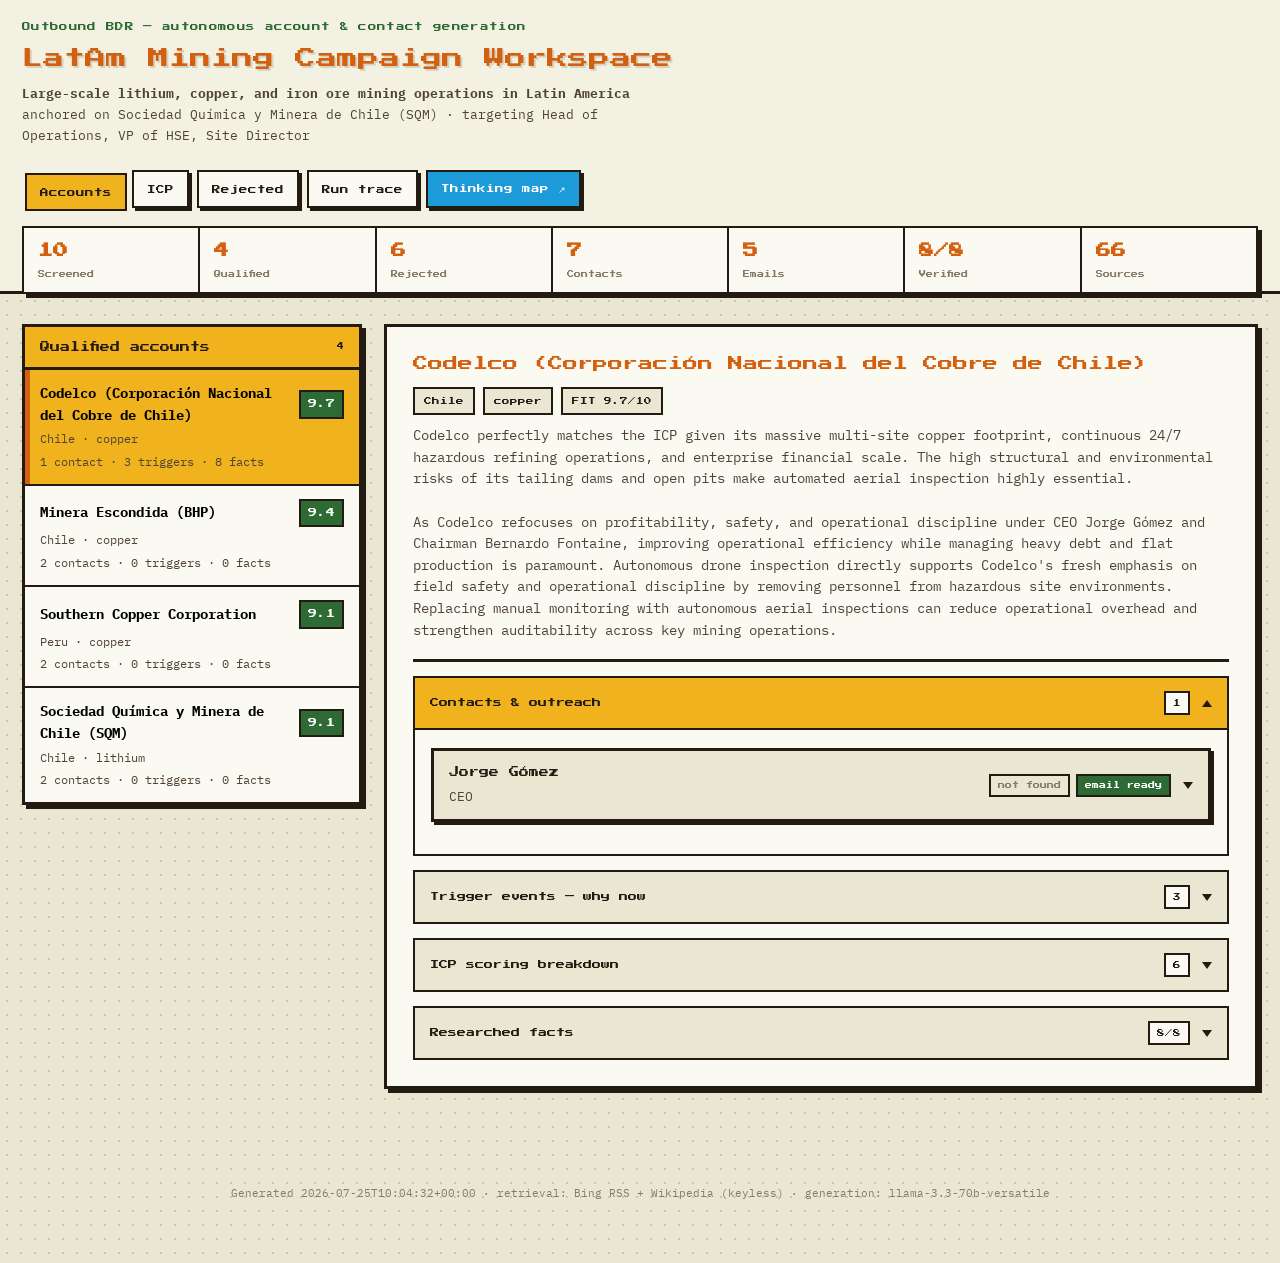
<file: docs/index.html>
<!doctype html>
<html lang="en">
<head>
<meta charset="utf-8" />
<meta name="viewport" content="width=device-width, initial-scale=1" />
<title>FlytBase Outbound — LatAm Mining Workspace</title>
<meta name="description" content="A delegated, source-verified outbound research pipeline for Latin American mining accounts." />
<link rel="icon" href="data:image/svg+xml,<svg xmlns='http://www.w3.org/2000/svg' viewBox='0 0 100 100'><text y='.9em' font-size='90'>🛰️</text></svg>" />
<link rel="stylesheet" href="styles.css" />
</head>
<body>

<header class="masthead">
  <div class="wrap">
    <div class="mast-row">
      <div>
        <div class="eyebrow">Outbound BDR — autonomous account &amp; contact generation</div>
        <h1>LatAm Mining Campaign Workspace</h1>
        <p class="sub" id="briefLine">Loading campaign brief…</p>
      </div>
      <nav class="tabs" id="tabs">
        <button class="tab is-active" data-view="accounts">Accounts</button>
        <button class="tab" data-view="icp">ICP</button>
        <button class="tab" data-view="rejected">Rejected</button>
        <button class="tab" data-view="trace">Run trace</button>
        <a class="tab tab-link" href="mindmap.html">Thinking map ↗</a>
      </nav>
    </div>
    <div class="stats" id="stats"></div>
  </div>
</header>

<main class="wrap" id="main">

  <!-- ACCOUNTS -->
  <section class="view is-active" data-view="accounts">
    <div class="split">
      <aside class="list-pane">
        <div class="pane-head">
          <h2>Qualified accounts</h2>
          <span class="muted" id="acctCount"></span>
        </div>
        <div id="accountList" class="acct-list"></div>
      </aside>
      <div class="detail-pane" id="detail">
        <div class="empty">Select an account to open the brief.</div>
      </div>
    </div>
  </section>

  <!-- ICP -->
  <section class="view" data-view="icp">
    <div class="card">
      <h2>Ideal Customer Profile</h2>
      <p class="muted" id="icpMeta"></p>
      <div id="icpNotes" class="prose"></div>
      <h3>Weighted dimensions</h3>
      <p class="muted small">Derived from the reference account, then used to score every candidate. Weights sum to 1.0.</p>
      <div id="icpDims"></div>
      <h3>Automatic disqualifiers</h3>
      <ul id="icpDq" class="bullets"></ul>
    </div>
  </section>

  <!-- REJECTED -->
  <section class="view" data-view="rejected">
    <div class="card">
      <h2>Accounts the system rejected</h2>
      <p class="muted">A scout that never says no is listing, not qualifying. These were screened out, and why.</p>
      <div id="rejectedList"></div>
    </div>
  </section>

  <!-- TRACE -->
  <section class="view" data-view="trace">
    <div class="card">
      <h2>Run trace</h2>
      <p class="muted">Every stage, what it produced, and where it hit a wall. Failures are shown, not hidden.</p>
      <div id="traceCounts" class="pillrow"></div>
      <div id="traceList"></div>
      <h3>Quarantined by the fact guard</h3>
      <p class="muted small">Claims that could not be tied to a resolvable source never reached an email.</p>
      <div id="quarantineList"></div>
    </div>
  </section>

</main>

<footer class="wrap foot">
  <span id="footMeta"></span>
</footer>

<script src="app.js"></script>
</body>
</html>
</file>
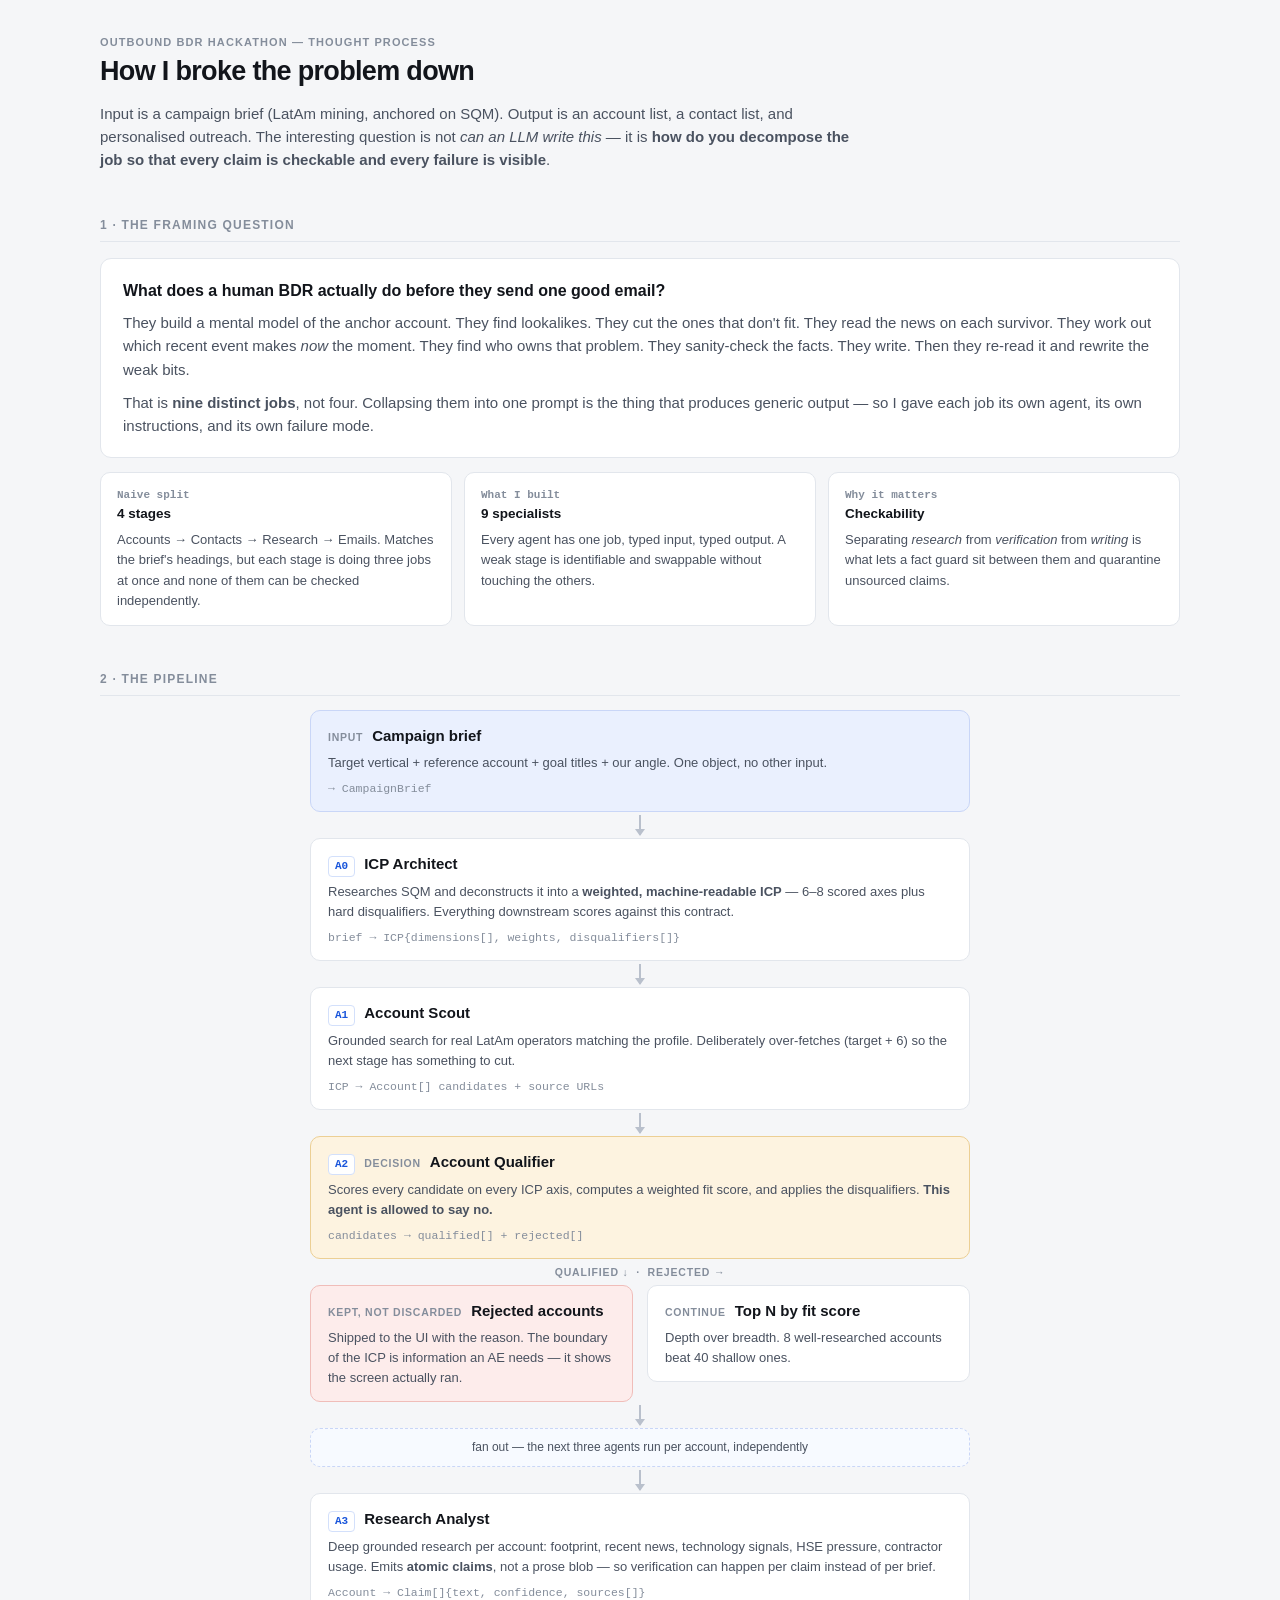
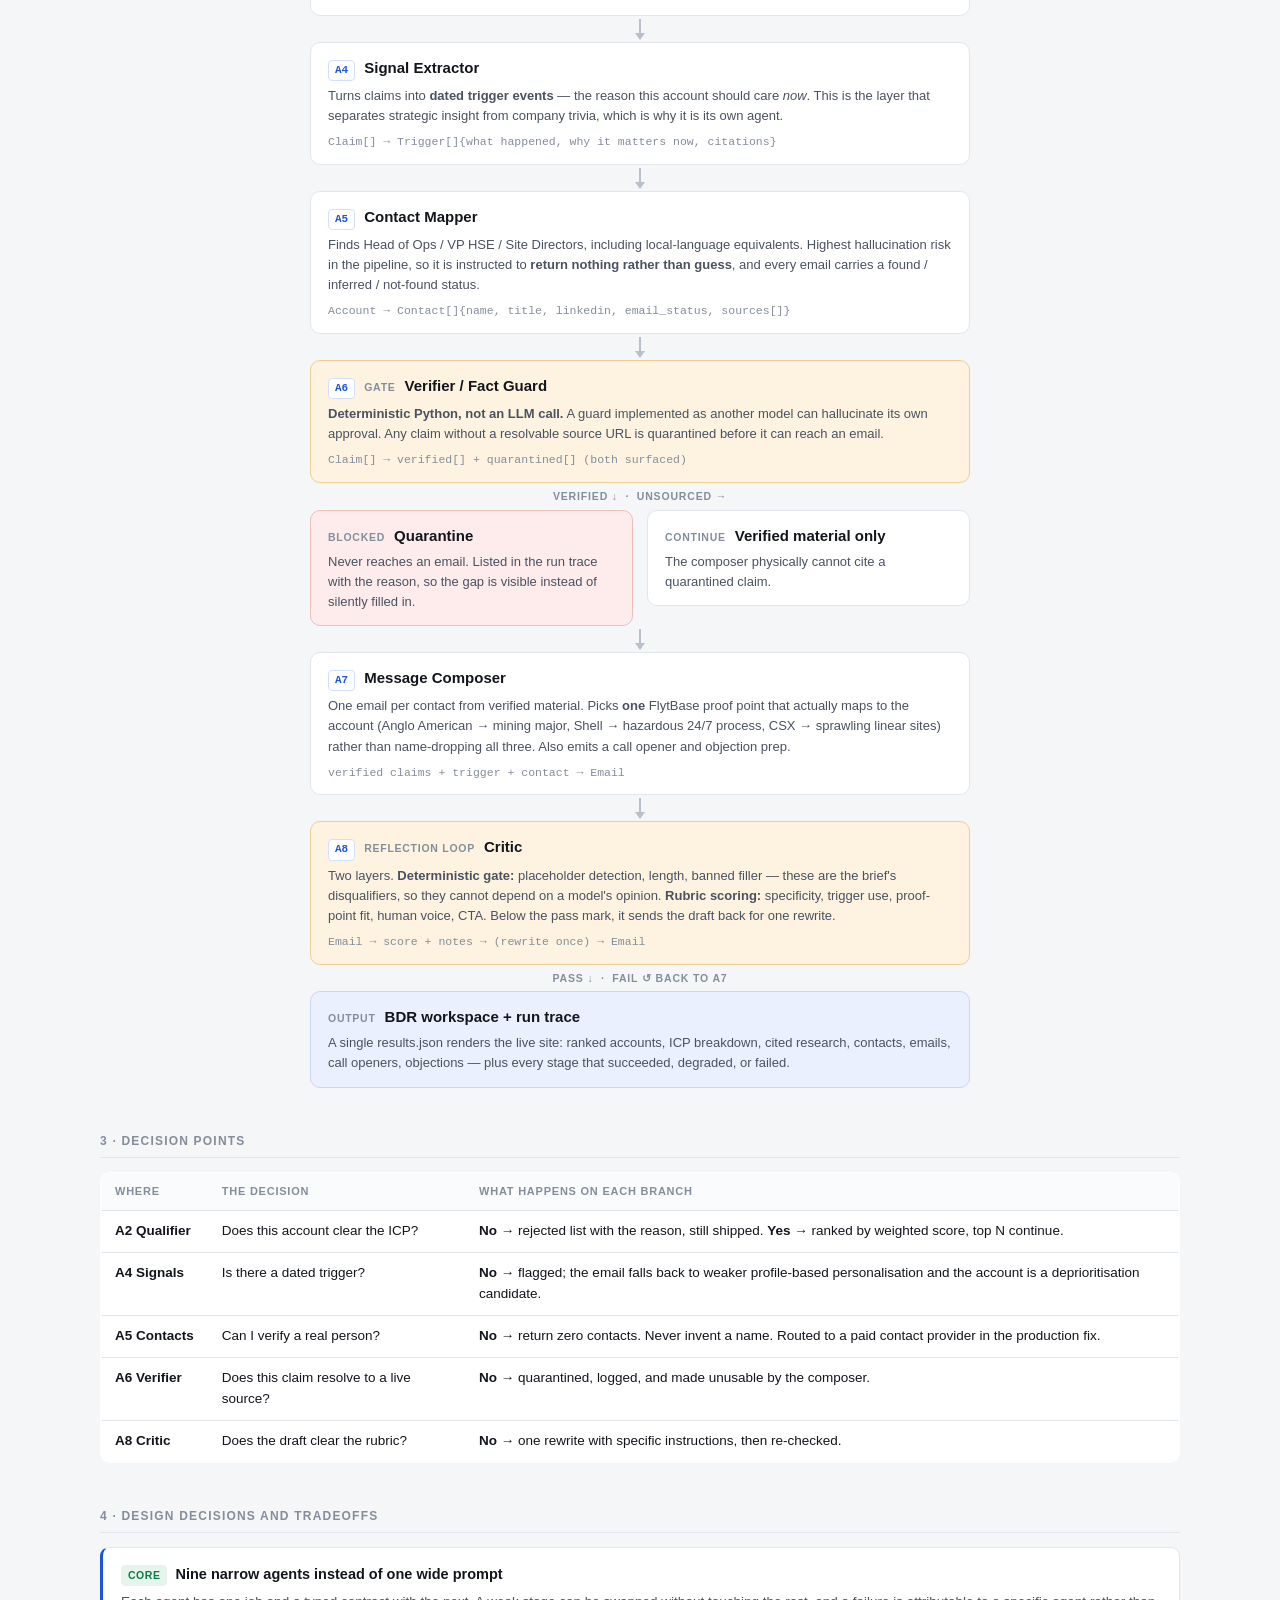
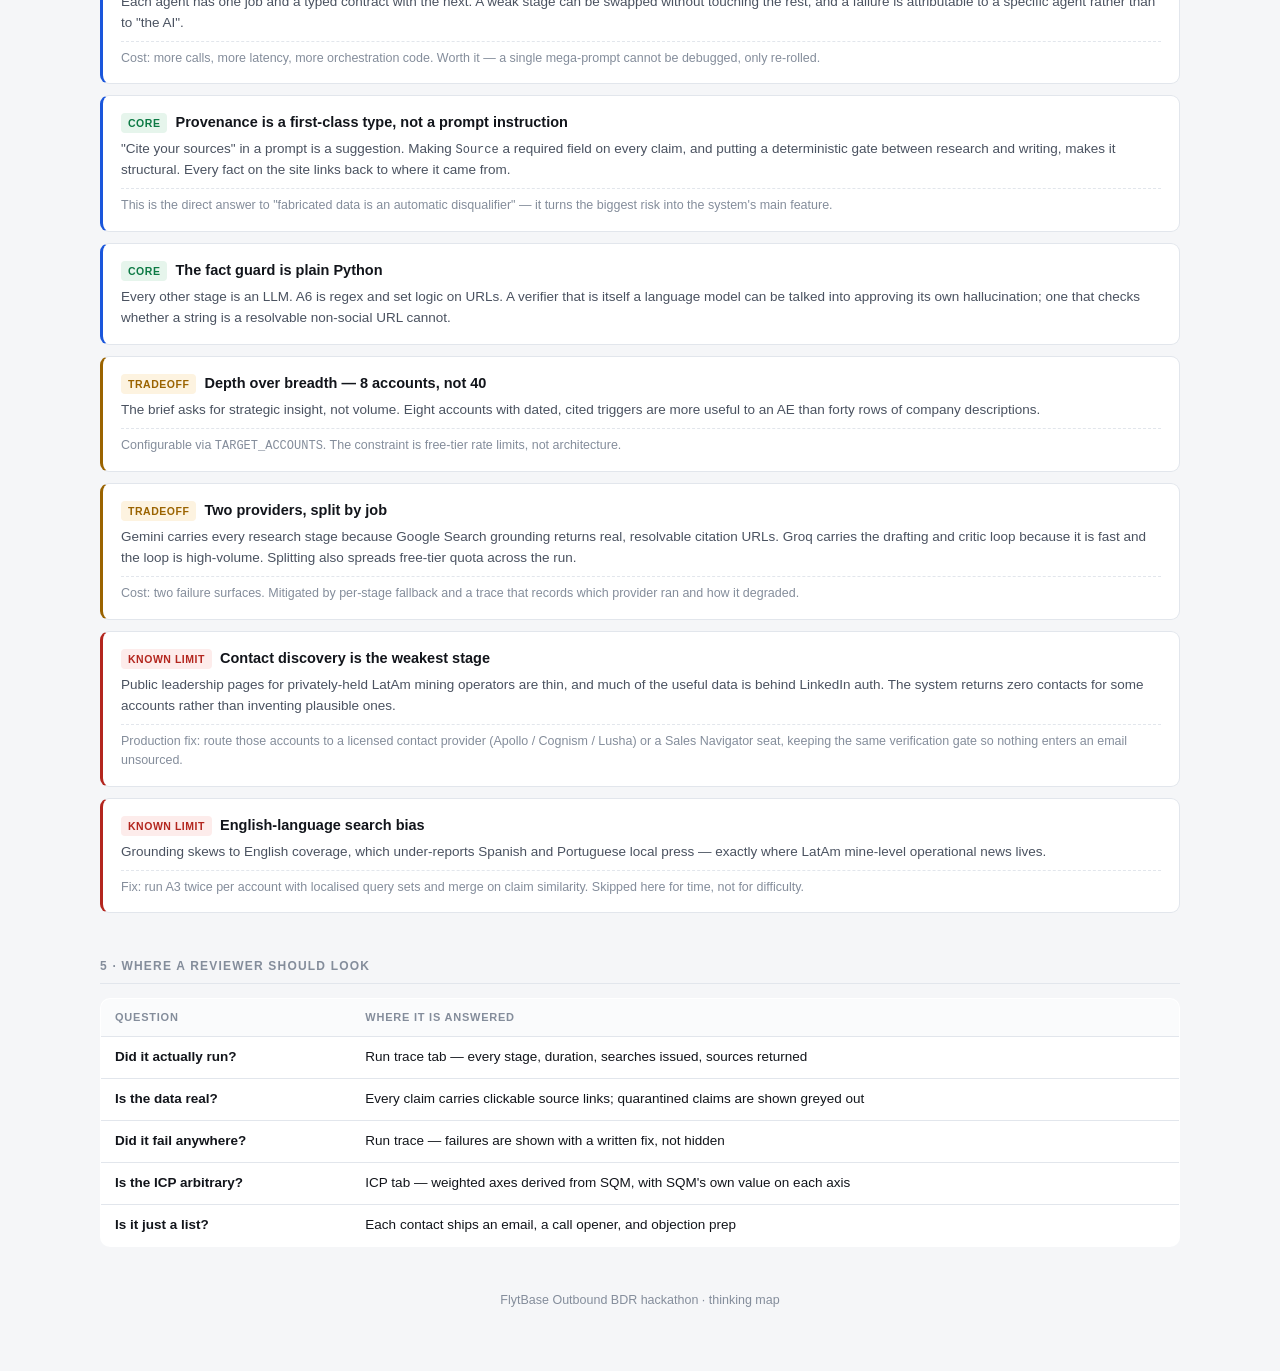
<file: docs/mindmap.html>
<!doctype html>
<html lang="en">
<head>
<meta charset="utf-8" />
<meta name="viewport" content="width=device-width, initial-scale=1" />
<title>Thinking Map — Outbound BDR Agent</title>
<style>
:root{
  --bg:#f5f6f8; --panel:#fff; --ink:#12151b; --ink2:#4a5260; --ink3:#848d9b;
  --line:#e2e6ec; --accent:#1a56db; --accent-soft:#eaf0fe;
  --dec:#9a6300; --dec-soft:#fdf3e0; --dec-line:#eccf94;
  --stop:#b3261e; --stop-soft:#fdeceb; --stop-line:#f0bdb9;
  --good:#0d7a45; --good-soft:#e6f5ec; --good-line:#b6dfc7;
  --mono:ui-monospace,SFMono-Regular,Menlo,Consolas,monospace;
}
*{box-sizing:border-box}
body{margin:0;background:var(--bg);color:var(--ink);
  font-family:-apple-system,BlinkMacSystemFont,"Segoe UI",Inter,Roboto,sans-serif;
  font-size:15px;line-height:1.55;padding:34px 18px 70px}
main{width:min(1080px,100%);margin:0 auto}
h1{font-size:27px;letter-spacing:-.025em;margin:0}
h2{font-size:12px;font-weight:800;letter-spacing:.1em;text-transform:uppercase;
  color:var(--ink3);margin:44px 0 14px;padding-bottom:7px;border-bottom:1.5px solid var(--line)}
h3{font-size:15px;margin:0}
p{margin:0}
.lede{color:var(--ink2);max-width:760px;margin-top:9px;font-size:15px}
.eyebrow{font-size:11px;font-weight:800;letter-spacing:.1em;text-transform:uppercase;color:var(--ink3)}

/* framing */
.frame{background:var(--panel);border:1px solid var(--line);border-radius:11px;padding:20px 22px;margin-top:16px}
.frame .q{font-size:16px;font-weight:650}
.frame .a{color:var(--ink2);margin-top:7px}

.cols{display:grid;grid-template-columns:repeat(auto-fit,minmax(215px,1fr));gap:12px;margin-top:14px}
.col{background:var(--panel);border:1px solid var(--line);border-radius:10px;padding:14px 16px}
.col h4{margin:0 0 5px;font-size:13.5px}
.col p{font-size:13px;color:var(--ink2)}
.col .num{font-family:var(--mono);font-size:11px;color:var(--ink3);font-weight:700}

/* flow */
.flow{display:flex;flex-direction:column;align-items:center;margin-top:8px}
.node,.decision,.stop,.note{width:min(660px,100%);border-radius:10px;padding:13px 17px;background:var(--panel)}
.node{border:1.5px solid var(--line)}
.node.io{border-color:#c9d6f7;background:var(--accent-soft)}
.decision{border:1.5px solid var(--dec-line);background:var(--dec-soft)}
.stop{border:1.5px solid var(--stop-line);background:var(--stop-soft)}
.note{border:1.5px dashed #cfc4e8;background:#f0ecf9}
.tagline{display:flex;gap:9px;align-items:baseline;flex-wrap:wrap}
.code{font-family:var(--mono);font-size:11px;font-weight:800;color:var(--accent);
  background:#fff;border:1px solid #d3e0fb;padding:1px 6px;border-radius:4px}
.role{font-size:10.5px;font-weight:800;letter-spacing:.07em;text-transform:uppercase;color:var(--ink3)}
.node .what,.decision .what,.stop .what{font-size:13px;color:var(--ink2);margin-top:5px}
.io-line{font-family:var(--mono);font-size:11.5px;color:var(--ink3);margin-top:7px}
.arrow{width:2px;height:20px;background:#b9c0cc;position:relative;margin:3px 0}
.arrow::after{content:"";position:absolute;bottom:-1px;left:-4px;
  border-left:5px solid transparent;border-right:5px solid transparent;border-top:7px solid #b9c0cc}
.split-label{font-size:10.5px;font-weight:800;letter-spacing:.08em;text-transform:uppercase;
  color:var(--ink3);margin:5px 0}
.branch{display:flex;gap:14px;width:min(660px,100%);flex-wrap:wrap}
.branch>div{flex:1;min-width:210px;display:flex;flex-direction:column;align-items:center;gap:6px}
.branch .node,.branch .stop,.branch .decision{width:100%}
.fanout{width:min(660px,100%);border:1.5px dashed #c9d6f7;border-radius:10px;
  padding:9px 14px;background:#f7faff;text-align:center;font-size:12px;color:var(--ink2)}

/* tables */
table{width:100%;border-collapse:collapse;background:var(--panel);
  border:1px solid var(--line);border-radius:10px;overflow:hidden;font-size:13.5px}
th,td{text-align:left;padding:10px 14px;border-bottom:1px solid var(--line);vertical-align:top}
th{background:#fafbfc;font-size:11px;text-transform:uppercase;letter-spacing:.07em;color:var(--ink3)}
tr:last-child td{border-bottom:0}
td.k{font-weight:600;white-space:nowrap}
.mono{font-family:var(--mono);font-size:12px}

/* decisions / tradeoffs */
.dec{background:var(--panel);border:1px solid var(--line);border-left:3px solid var(--accent);
  border-radius:9px;padding:15px 18px;margin-bottom:11px}
.dec h4{margin:0 0 6px;font-size:14.5px}
.dec .why{font-size:13.5px;color:var(--ink2)}
.dec .alt{font-size:12.5px;color:var(--ink3);margin-top:7px;padding-top:7px;border-top:1px dashed var(--line)}
.dec.warn{border-left-color:var(--dec)}
.dec.fail{border-left-color:var(--stop)}
.pill{display:inline-block;font-size:10.5px;font-weight:800;letter-spacing:.05em;
  text-transform:uppercase;padding:2px 7px;border-radius:4px;background:var(--good-soft);color:var(--good)}
.pill.w{background:var(--dec-soft);color:var(--dec)}
.pill.s{background:var(--stop-soft);color:var(--stop)}
.foot{margin-top:44px;color:var(--ink3);font-size:12.5px;text-align:center}
</style>
</head>
<body>
<main>

  <div class="eyebrow">Outbound BDR hackathon — thought process</div>
  <h1>How I broke the problem down</h1>
  <p class="lede">
    Input is a campaign brief (LatAm mining, anchored on SQM). Output is an account list,
    a contact list, and personalised outreach. The interesting question is not
    <em>can an LLM write this</em> — it is <strong>how do you decompose the job so that
    every claim is checkable and every failure is visible</strong>.
  </p>

  <h2>1 · The framing question</h2>
  <div class="frame">
    <p class="q">What does a human BDR actually do before they send one good email?</p>
    <p class="a">
      They build a mental model of the anchor account. They find lookalikes. They cut the ones
      that don't fit. They read the news on each survivor. They work out which recent event makes
      <em>now</em> the moment. They find who owns that problem. They sanity-check the facts.
      They write. Then they re-read it and rewrite the weak bits.
    </p>
    <p class="a" style="margin-top:10px">
      That is <strong>nine distinct jobs</strong>, not four. Collapsing them into one prompt is
      the thing that produces generic output — so I gave each job its own agent, its own
      instructions, and its own failure mode.
    </p>
  </div>

  <div class="cols">
    <div class="col"><div class="num">Naive split</div><h4>4 stages</h4>
      <p>Accounts → Contacts → Research → Emails. Matches the brief's headings, but each
         stage is doing three jobs at once and none of them can be checked independently.</p></div>
    <div class="col"><div class="num">What I built</div><h4>9 specialists</h4>
      <p>Every agent has one job, typed input, typed output. A weak stage is
         identifiable and swappable without touching the others.</p></div>
    <div class="col"><div class="num">Why it matters</div><h4>Checkability</h4>
      <p>Separating <em>research</em> from <em>verification</em> from <em>writing</em> is what
         lets a fact guard sit between them and quarantine unsourced claims.</p></div>
  </div>

  <h2>2 · The pipeline</h2>
  <div class="flow">

    <div class="node io">
      <div class="tagline"><span class="role">Input</span><h3>Campaign brief</h3></div>
      <p class="what">Target vertical + reference account + goal titles + our angle. One object, no other input.</p>
      <p class="io-line">→ CampaignBrief</p>
    </div>
    <div class="arrow"></div>

    <div class="node">
      <div class="tagline"><span class="code">A0</span><h3>ICP Architect</h3></div>
      <p class="what">Researches SQM and deconstructs it into a <strong>weighted, machine-readable ICP</strong> —
        6–8 scored axes plus hard disqualifiers. Everything downstream scores against this contract.</p>
      <p class="io-line">brief → ICP{dimensions[], weights, disqualifiers[]}</p>
    </div>
    <div class="arrow"></div>

    <div class="node">
      <div class="tagline"><span class="code">A1</span><h3>Account Scout</h3></div>
      <p class="what">Grounded search for real LatAm operators matching the profile.
        Deliberately over-fetches (target + 6) so the next stage has something to cut.</p>
      <p class="io-line">ICP → Account[] candidates + source URLs</p>
    </div>
    <div class="arrow"></div>

    <div class="decision">
      <div class="tagline"><span class="code">A2</span><span class="role">Decision</span><h3>Account Qualifier</h3></div>
      <p class="what">Scores every candidate on every ICP axis, computes a weighted fit score,
        and applies the disqualifiers. <strong>This agent is allowed to say no.</strong></p>
      <p class="io-line">candidates → qualified[] + rejected[]</p>
    </div>
    <div class="split-label">qualified ↓ &nbsp;·&nbsp; rejected →</div>

    <div class="branch">
      <div>
        <div class="stop">
          <div class="tagline"><span class="role">Kept, not discarded</span><h3>Rejected accounts</h3></div>
          <p class="what">Shipped to the UI with the reason. The boundary of the ICP is
            information an AE needs — it shows the screen actually ran.</p>
        </div>
      </div>
      <div>
        <div class="node">
          <div class="tagline"><span class="role">Continue</span><h3>Top N by fit score</h3></div>
          <p class="what">Depth over breadth. 8 well-researched accounts beat 40 shallow ones.</p>
        </div>
      </div>
    </div>

    <div class="arrow"></div>
    <div class="fanout">fan out — the next three agents run per account, independently</div>
    <div class="arrow"></div>

    <div class="node">
      <div class="tagline"><span class="code">A3</span><h3>Research Analyst</h3></div>
      <p class="what">Deep grounded research per account: footprint, recent news, technology
        signals, HSE pressure, contractor usage. Emits <strong>atomic claims</strong>, not a prose
        blob — so verification can happen per claim instead of per brief.</p>
      <p class="io-line">Account → Claim[]{text, confidence, sources[]}</p>
    </div>
    <div class="arrow"></div>

    <div class="node">
      <div class="tagline"><span class="code">A4</span><h3>Signal Extractor</h3></div>
      <p class="what">Turns claims into <strong>dated trigger events</strong> — the reason this
        account should care <em>now</em>. This is the layer that separates strategic insight
        from company trivia, which is why it is its own agent.</p>
      <p class="io-line">Claim[] → Trigger[]{what happened, why it matters now, citations}</p>
    </div>
    <div class="arrow"></div>

    <div class="node">
      <div class="tagline"><span class="code">A5</span><h3>Contact Mapper</h3></div>
      <p class="what">Finds Head of Ops / VP HSE / Site Directors, including local-language
        equivalents. Highest hallucination risk in the pipeline, so it is instructed to
        <strong>return nothing rather than guess</strong>, and every email carries a
        found / inferred / not-found status.</p>
      <p class="io-line">Account → Contact[]{name, title, linkedin, email_status, sources[]}</p>
    </div>
    <div class="arrow"></div>

    <div class="decision">
      <div class="tagline"><span class="code">A6</span><span class="role">Gate</span><h3>Verifier / Fact Guard</h3></div>
      <p class="what"><strong>Deterministic Python, not an LLM call.</strong> A guard implemented as
        another model can hallucinate its own approval. Any claim without a resolvable source URL
        is quarantined before it can reach an email.</p>
      <p class="io-line">Claim[] → verified[] + quarantined[] (both surfaced)</p>
    </div>
    <div class="split-label">verified ↓ &nbsp;·&nbsp; unsourced →</div>

    <div class="branch">
      <div>
        <div class="stop">
          <div class="tagline"><span class="role">Blocked</span><h3>Quarantine</h3></div>
          <p class="what">Never reaches an email. Listed in the run trace with the reason,
            so the gap is visible instead of silently filled in.</p>
        </div>
      </div>
      <div>
        <div class="node">
          <div class="tagline"><span class="role">Continue</span><h3>Verified material only</h3></div>
          <p class="what">The composer physically cannot cite a quarantined claim.</p>
        </div>
      </div>
    </div>

    <div class="arrow"></div>

    <div class="node">
      <div class="tagline"><span class="code">A7</span><h3>Message Composer</h3></div>
      <p class="what">One email per contact from verified material. Picks <strong>one</strong>
        FlytBase proof point that actually maps to the account (Anglo American → mining major,
        Shell → hazardous 24/7 process, CSX → sprawling linear sites) rather than name-dropping
        all three. Also emits a call opener and objection prep.</p>
      <p class="io-line">verified claims + trigger + contact → Email</p>
    </div>
    <div class="arrow"></div>

    <div class="decision">
      <div class="tagline"><span class="code">A8</span><span class="role">Reflection loop</span><h3>Critic</h3></div>
      <p class="what">Two layers. <strong>Deterministic gate:</strong> placeholder detection,
        length, banned filler — these are the brief's disqualifiers, so they cannot depend on a
        model's opinion. <strong>Rubric scoring:</strong> specificity, trigger use, proof-point
        fit, human voice, CTA. Below the pass mark, it sends the draft back for one rewrite.</p>
      <p class="io-line">Email → score + notes → (rewrite once) → Email</p>
    </div>
    <div class="split-label">pass ↓ &nbsp;·&nbsp; fail ↺ back to A7</div>

    <div class="node io">
      <div class="tagline"><span class="role">Output</span><h3>BDR workspace + run trace</h3></div>
      <p class="what">A single results.json renders the live site: ranked accounts, ICP breakdown,
        cited research, contacts, emails, call openers, objections — plus every stage that
        succeeded, degraded, or failed.</p>
    </div>
  </div>

  <h2>3 · Decision points</h2>
  <table>
    <tr><th>Where</th><th>The decision</th><th>What happens on each branch</th></tr>
    <tr><td class="k">A2 Qualifier</td><td>Does this account clear the ICP?</td>
      <td><strong>No</strong> → rejected list with the reason, still shipped.
          <strong>Yes</strong> → ranked by weighted score, top N continue.</td></tr>
    <tr><td class="k">A4 Signals</td><td>Is there a dated trigger?</td>
      <td><strong>No</strong> → flagged; the email falls back to weaker profile-based
          personalisation and the account is a deprioritisation candidate.</td></tr>
    <tr><td class="k">A5 Contacts</td><td>Can I verify a real person?</td>
      <td><strong>No</strong> → return zero contacts. Never invent a name. Routed to a paid
          contact provider in the production fix.</td></tr>
    <tr><td class="k">A6 Verifier</td><td>Does this claim resolve to a live source?</td>
      <td><strong>No</strong> → quarantined, logged, and made unusable by the composer.</td></tr>
    <tr><td class="k">A8 Critic</td><td>Does the draft clear the rubric?</td>
      <td><strong>No</strong> → one rewrite with specific instructions, then re-checked.</td></tr>
  </table>

  <h2>4 · Design decisions and tradeoffs</h2>

  <div class="dec">
    <h4><span class="pill">Core</span> &nbsp;Nine narrow agents instead of one wide prompt</h4>
    <p class="why">Each agent has one job and a typed contract with the next. A weak stage can be
      swapped without touching the rest, and a failure is attributable to a specific agent
      rather than to "the AI".</p>
    <p class="alt">Cost: more calls, more latency, more orchestration code. Worth it — a single
      mega-prompt cannot be debugged, only re-rolled.</p>
  </div>

  <div class="dec">
    <h4><span class="pill">Core</span> &nbsp;Provenance is a first-class type, not a prompt instruction</h4>
    <p class="why">"Cite your sources" in a prompt is a suggestion. Making <span class="mono">Source</span>
      a required field on every claim, and putting a deterministic gate between research and
      writing, makes it structural. Every fact on the site links back to where it came from.</p>
    <p class="alt">This is the direct answer to "fabricated data is an automatic disqualifier" —
      it turns the biggest risk into the system's main feature.</p>
  </div>

  <div class="dec">
    <h4><span class="pill">Core</span> &nbsp;The fact guard is plain Python</h4>
    <p class="why">Every other stage is an LLM. A6 is regex and set logic on URLs. A verifier that
      is itself a language model can be talked into approving its own hallucination; one that
      checks whether a string is a resolvable non-social URL cannot.</p>
  </div>

  <div class="dec warn">
    <h4><span class="pill w">Tradeoff</span> &nbsp;Depth over breadth — 8 accounts, not 40</h4>
    <p class="why">The brief asks for strategic insight, not volume. Eight accounts with dated,
      cited triggers are more useful to an AE than forty rows of company descriptions.</p>
    <p class="alt">Configurable via <span class="mono">TARGET_ACCOUNTS</span>. The constraint is
      free-tier rate limits, not architecture.</p>
  </div>

  <div class="dec warn">
    <h4><span class="pill w">Tradeoff</span> &nbsp;Two providers, split by job</h4>
    <p class="why">Gemini carries every research stage because Google Search grounding returns
      real, resolvable citation URLs. Groq carries the drafting and critic loop because it is
      fast and the loop is high-volume. Splitting also spreads free-tier quota across the run.</p>
    <p class="alt">Cost: two failure surfaces. Mitigated by per-stage fallback and a trace that
      records which provider ran and how it degraded.</p>
  </div>

  <div class="dec fail">
    <h4><span class="pill s">Known limit</span> &nbsp;Contact discovery is the weakest stage</h4>
    <p class="why">Public leadership pages for privately-held LatAm mining operators are thin, and
      much of the useful data is behind LinkedIn auth. The system returns zero contacts for some
      accounts rather than inventing plausible ones.</p>
    <p class="alt">Production fix: route those accounts to a licensed contact provider
      (Apollo / Cognism / Lusha) or a Sales Navigator seat, keeping the same verification gate
      so nothing enters an email unsourced.</p>
  </div>

  <div class="dec fail">
    <h4><span class="pill s">Known limit</span> &nbsp;English-language search bias</h4>
    <p class="why">Grounding skews to English coverage, which under-reports Spanish and Portuguese
      local press — exactly where LatAm mine-level operational news lives.</p>
    <p class="alt">Fix: run A3 twice per account with localised query sets and merge on claim
      similarity. Skipped here for time, not for difficulty.</p>
  </div>

  <h2>5 · Where a reviewer should look</h2>
  <table>
    <tr><th>Question</th><th>Where it is answered</th></tr>
    <tr><td class="k">Did it actually run?</td><td>Run trace tab — every stage, duration, searches issued, sources returned</td></tr>
    <tr><td class="k">Is the data real?</td><td>Every claim carries clickable source links; quarantined claims are shown greyed out</td></tr>
    <tr><td class="k">Did it fail anywhere?</td><td>Run trace — failures are shown with a written fix, not hidden</td></tr>
    <tr><td class="k">Is the ICP arbitrary?</td><td>ICP tab — weighted axes derived from SQM, with SQM's own value on each axis</td></tr>
    <tr><td class="k">Is it just a list?</td><td>Each contact ships an email, a call opener, and objection prep</td></tr>
  </table>

  <p class="foot">FlytBase Outbound BDR hackathon · thinking map</p>
</main>
</body>
</html>
</file>
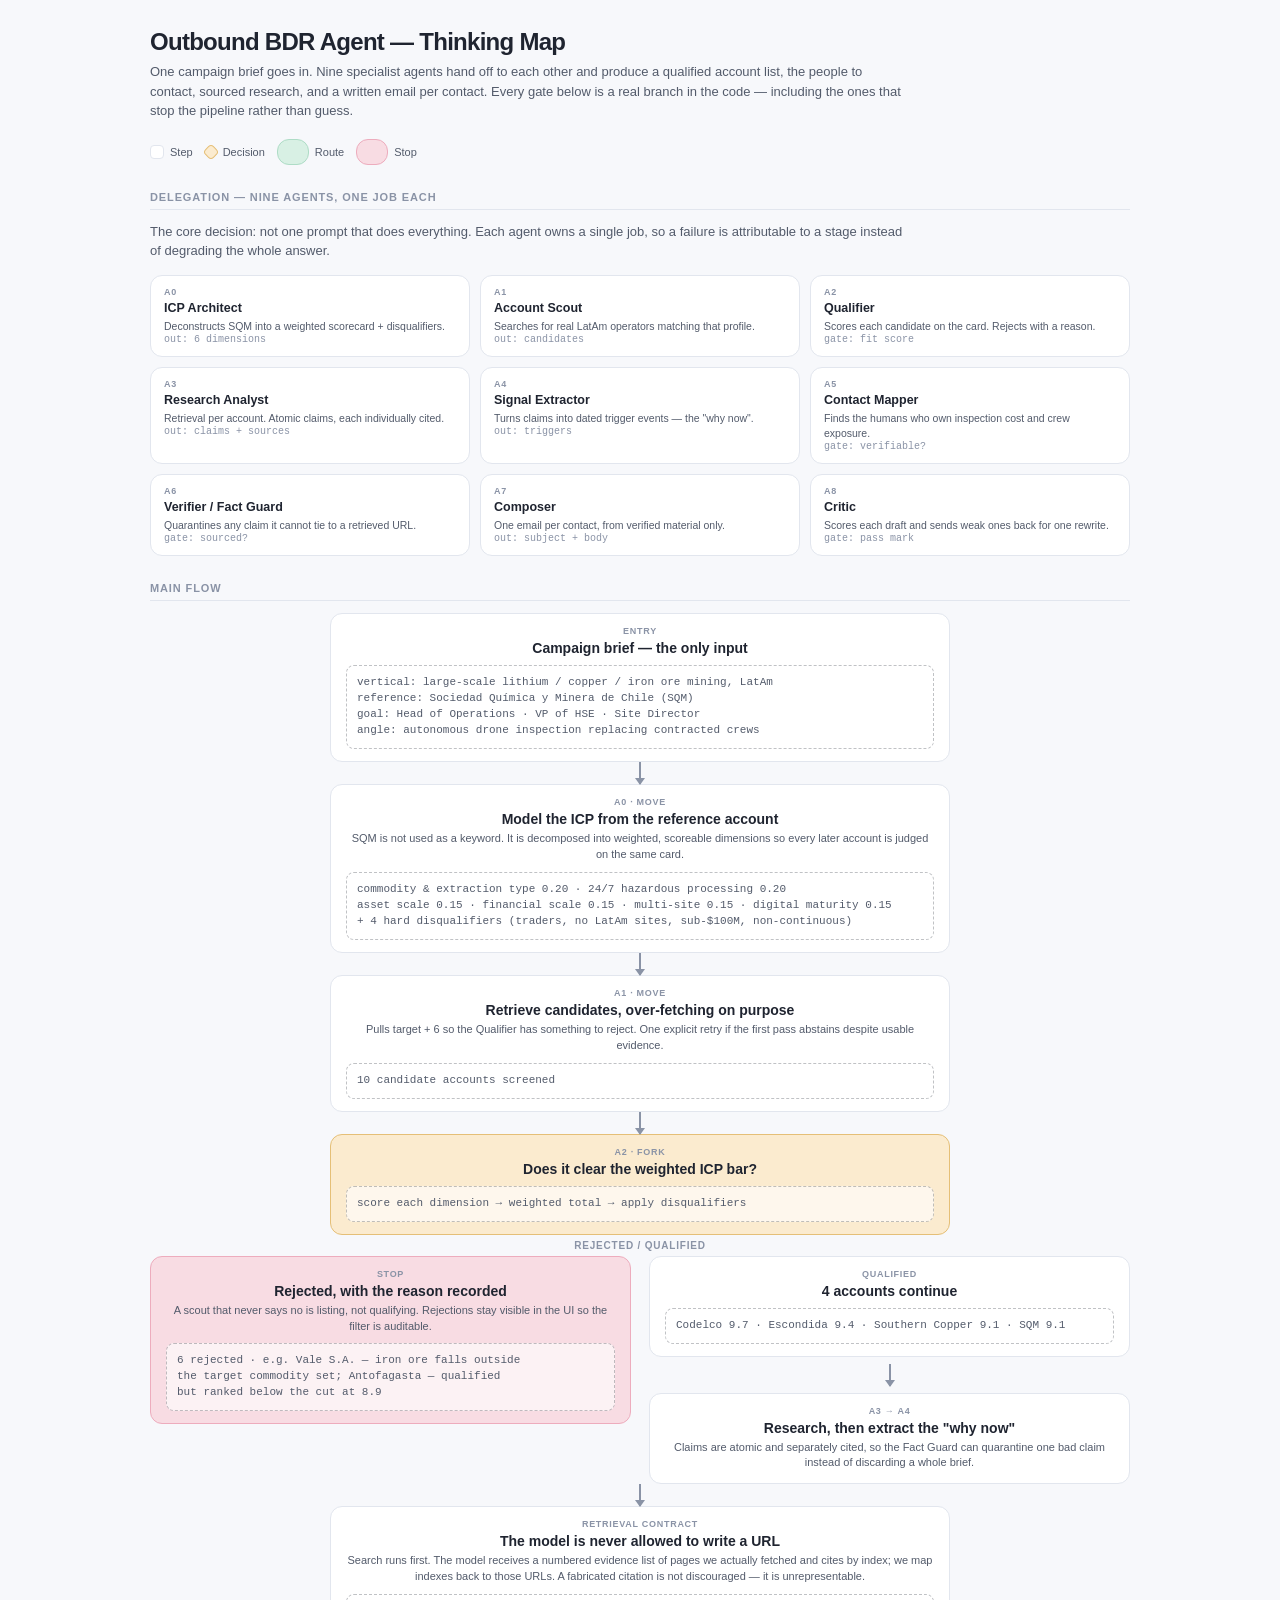
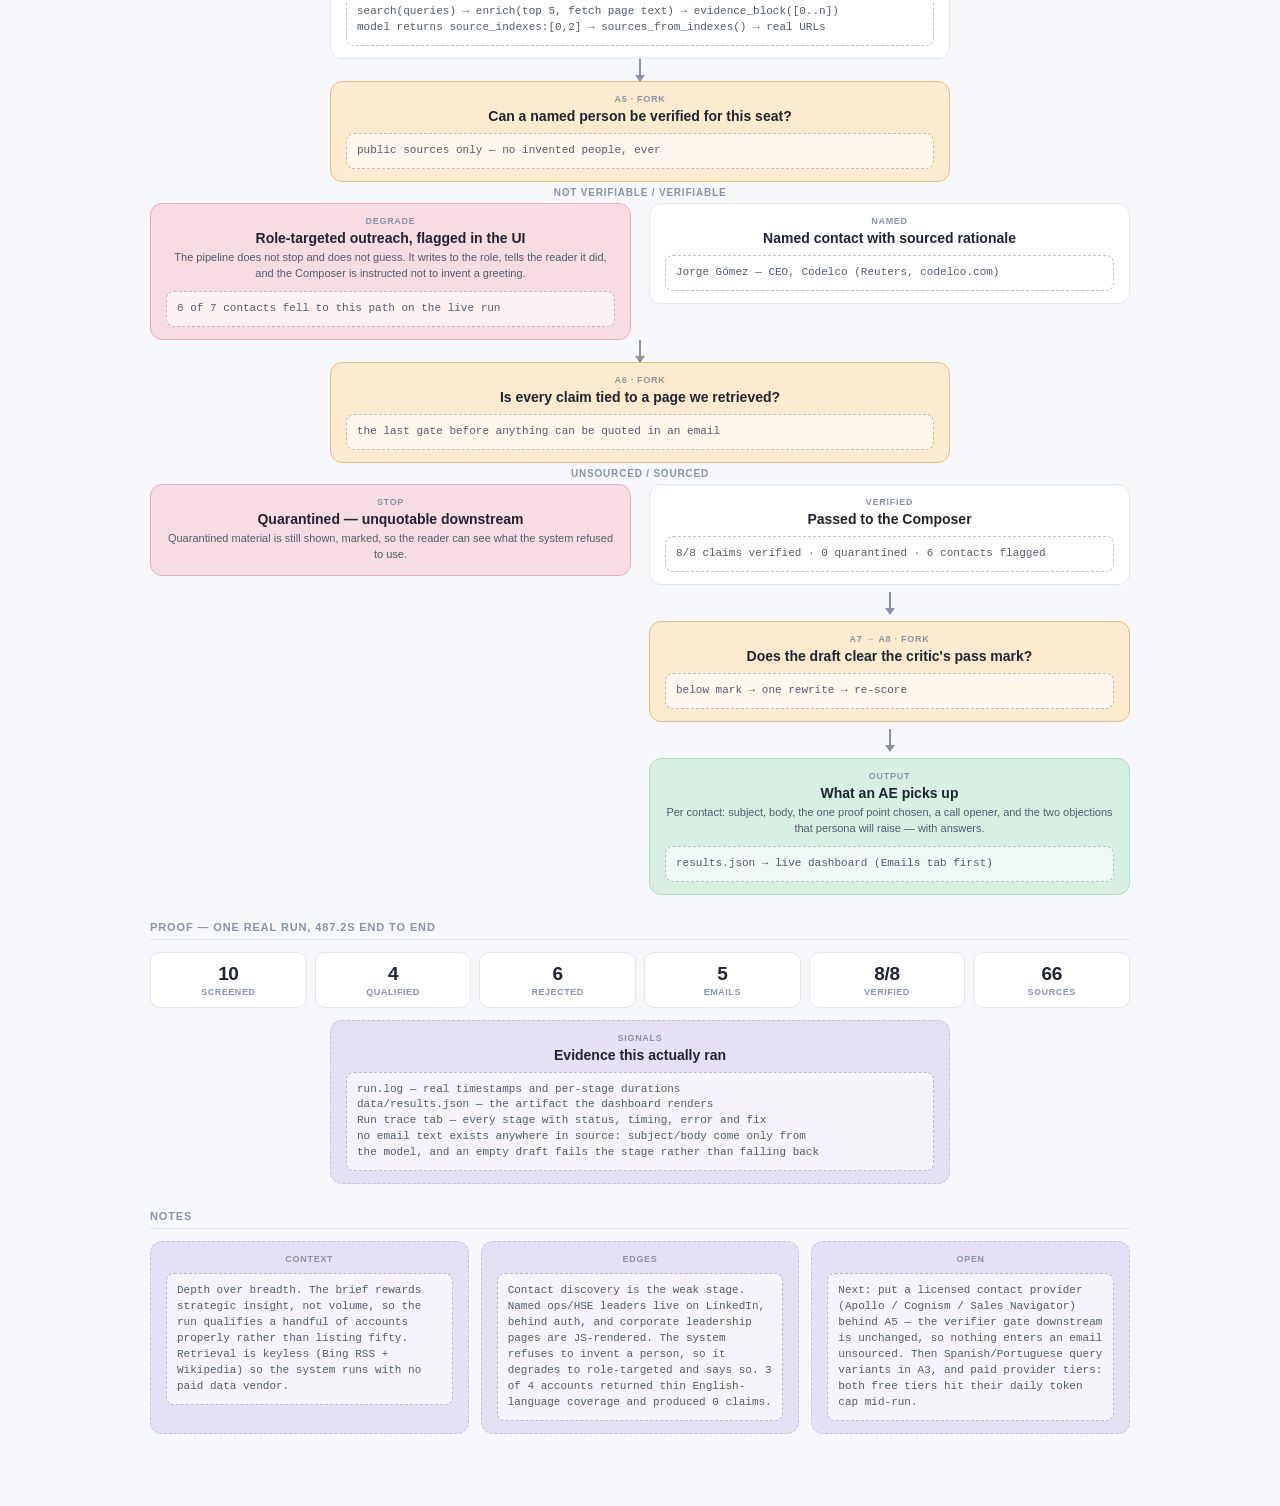
<file: docs/thinking-map.html>
<!doctype html>
<html lang="en">
  <head>
    <meta charset="utf-8" />
    <meta name="viewport" content="width=device-width, initial-scale=1" />
    <title>Outbound BDR Agent — Thinking Map</title>
    <style>
      :root {
        color-scheme: light;
        --bg: #f7f8fb;
        --ink: #1f2430;
        --ink-2: #535b6b;
        --ink-3: #8a93a6;
        --line: #e2e6ee;
        --stage: #ffffff;
        --decision: #fbebcf;
        --decision-border: #e5bf77;
        --route: #d8f0e4;
        --route-border: #aedcc6;
        --stop: #f8dce3;
        --stop-border: #edacbd;
        --note: #e6e0f4;
        --note-border: #c9bee8;
      }

      * { box-sizing: border-box; }

      body {
        margin: 0;
        background: var(--bg);
        color: var(--ink);
        font-family: ui-sans-serif, -apple-system, BlinkMacSystemFont, "Segoe UI", sans-serif;
        padding: 28px 18px 56px;
      }

      main { width: min(980px, 100%); margin: 0 auto; }

      h1, h2, p { margin: 0; }
      h1 { font-size: 24px; letter-spacing: -0.03em; }

      .sub {
        margin-top: 6px; max-width: 760px;
        color: var(--ink-2); font-size: 13px; line-height: 1.5;
      }

      .legend {
        display: flex; flex-wrap: wrap; gap: 12px;
        margin: 18px 0 26px; color: var(--ink-2); font-size: 11px;
      }
      .lg { display: inline-flex; align-items: center; gap: 6px; }
      .sw {
        width: 14px; height: 14px;
        border: 1.5px solid var(--line); border-radius: 4px; background: #fff;
      }
      .sw.dec {
        width: 12px; height: 12px;
        border-color: var(--decision-border); background: var(--decision);
        transform: rotate(45deg);
      }
      .sw.route { border-color: var(--route-border); background: var(--route); }
      .sw.stop { border-color: var(--stop-border); background: var(--stop); }

      .flow, .col, .branch-col {
        display: flex; flex-direction: column; align-items: center;
      }
      .flow { gap: 0; }

      .section {
        width: 100%; margin: 26px 0 12px;
        border-bottom: 1.5px solid var(--line); padding-bottom: 6px;
        color: var(--ink-3); font-size: 11px; font-weight: 800;
        letter-spacing: 0.08em; text-transform: uppercase;
      }

      .node, .decision, .route, .stop, .note {
        width: min(620px, 100%); border-radius: 12px;
        padding: 12px 15px; text-align: center;
      }
      .node { border: 1.5px solid var(--line); background: var(--stage); }
      .decision { border: 1.5px solid var(--decision-border); background: var(--decision); }
      .route { border: 1.5px solid var(--route-border); background: var(--route); }
      .stop { border: 1.5px solid var(--stop-border); background: var(--stop); }
      .note { border: 1.5px dashed var(--note-border); background: var(--note); }

      .tag {
        display: block; margin-bottom: 4px;
        color: var(--ink-3); font-size: 9px; font-weight: 800;
        letter-spacing: 0.08em; text-transform: uppercase;
      }
      .title { font-size: 14px; font-weight: 800; }
      .desc { margin-top: 4px; color: var(--ink-2); font-size: 11px; line-height: 1.45; }

      .slot {
        margin-top: 9px; border: 1px dashed rgba(31, 36, 48, 0.28);
        border-radius: 8px; background: rgba(255, 255, 255, 0.62);
        padding: 9px 10px; color: var(--ink-2);
        font-family: ui-monospace, SFMono-Regular, Menlo, Consolas, monospace;
        font-size: 11px; line-height: 1.45; text-align: left;
      }

      .arrow { position: relative; width: 2px; height: 22px; background: var(--ink-3); }
      .arrow::after {
        content: ""; position: absolute; bottom: -1px; left: -4px;
        border-left: 5px solid transparent; border-right: 5px solid transparent;
        border-top: 7px solid var(--ink-3);
      }

      .split {
        margin: 5px 0; color: var(--ink-3); font-size: 10px;
        font-weight: 800; letter-spacing: 0.08em; text-transform: uppercase;
      }

      .branch {
        display: flex; flex-wrap: wrap; justify-content: center;
        gap: 18px; width: 100%;
      }
      .branch-col { flex: 1; min-width: 260px; gap: 7px; }

      .notes {
        display: grid; grid-template-columns: repeat(3, minmax(0, 1fr));
        gap: 12px; width: 100%;
      }
      .notes .note { min-height: 128px; }

      /* --- additions to the scaffold ------------------------------------ */
      .agents {
        display: grid; grid-template-columns: repeat(3, minmax(0, 1fr));
        gap: 10px; width: 100%;
      }
      .agents .node { width: 100%; text-align: left; padding: 11px 13px; }
      .agents .title { font-size: 12.5px; }
      .agents .desc { font-size: 10.5px; }
      .code {
        font-family: ui-monospace, SFMono-Regular, Menlo, Consolas, monospace;
        font-size: 10px; color: var(--ink-3);
      }
      .stats {
        display: grid; grid-template-columns: repeat(6, minmax(0, 1fr));
        gap: 8px; width: 100%; margin-bottom: 12px;
      }
      .stat {
        border: 1.5px solid var(--line); border-radius: 10px;
        background: #fff; padding: 10px; text-align: center;
      }
      .stat b { display: block; font-size: 19px; letter-spacing: -0.02em; }
      .stat span {
        display: block; margin-top: 2px; color: var(--ink-3);
        font-size: 9px; font-weight: 800; letter-spacing: 0.06em;
        text-transform: uppercase;
      }
      .branch-col .stop, .branch-col .node, .branch-col .route { width: 100%; }

      @media (max-width: 760px) {
        .branch-col, .notes, .agents, .stats {
          min-width: 100%; grid-template-columns: 1fr;
        }
      }
    </style>
  </head>
  <body>
    <main>
      <h1>Outbound BDR Agent — Thinking Map</h1>
      <p class="sub">
        One campaign brief goes in. Nine specialist agents hand off to each other and
        produce a qualified account list, the people to contact, sourced research, and
        a written email per contact. Every gate below is a real branch in the code —
        including the ones that stop the pipeline rather than guess.
      </p>

      <div class="legend">
        <span class="lg"><span class="sw"></span>Step</span>
        <span class="lg"><span class="sw dec"></span>Decision</span>
        <span class="lg"><span class="sw route"></span>Route</span>
        <span class="lg"><span class="sw stop"></span>Stop</span>
      </div>

      <!-- ============================ DELEGATION ============================ -->
      <div class="section" style="margin-top: 0">Delegation — nine agents, one job each</div>
      <p class="sub" style="margin-bottom: 14px">
        The core decision: not one prompt that does everything. Each agent owns a single
        job, so a failure is attributable to a stage instead of degrading the whole answer.
      </p>

      <div class="agents">
        <div class="node">
          <span class="tag">A0</span>
          <div class="title">ICP Architect</div>
          <div class="desc">Deconstructs SQM into a weighted scorecard + disqualifiers.</div>
          <div class="code">out: 6 dimensions</div>
        </div>
        <div class="node">
          <span class="tag">A1</span>
          <div class="title">Account Scout</div>
          <div class="desc">Searches for real LatAm operators matching that profile.</div>
          <div class="code">out: candidates</div>
        </div>
        <div class="node">
          <span class="tag">A2</span>
          <div class="title">Qualifier</div>
          <div class="desc">Scores each candidate on the card. Rejects with a reason.</div>
          <div class="code">gate: fit score</div>
        </div>
        <div class="node">
          <span class="tag">A3</span>
          <div class="title">Research Analyst</div>
          <div class="desc">Retrieval per account. Atomic claims, each individually cited.</div>
          <div class="code">out: claims + sources</div>
        </div>
        <div class="node">
          <span class="tag">A4</span>
          <div class="title">Signal Extractor</div>
          <div class="desc">Turns claims into dated trigger events — the "why now".</div>
          <div class="code">out: triggers</div>
        </div>
        <div class="node">
          <span class="tag">A5</span>
          <div class="title">Contact Mapper</div>
          <div class="desc">Finds the humans who own inspection cost and crew exposure.</div>
          <div class="code">gate: verifiable?</div>
        </div>
        <div class="node">
          <span class="tag">A6</span>
          <div class="title">Verifier / Fact Guard</div>
          <div class="desc">Quarantines any claim it cannot tie to a retrieved URL.</div>
          <div class="code">gate: sourced?</div>
        </div>
        <div class="node">
          <span class="tag">A7</span>
          <div class="title">Composer</div>
          <div class="desc">One email per contact, from verified material only.</div>
          <div class="code">out: subject + body</div>
        </div>
        <div class="node">
          <span class="tag">A8</span>
          <div class="title">Critic</div>
          <div class="desc">Scores each draft and sends weak ones back for one rewrite.</div>
          <div class="code">gate: pass mark</div>
        </div>
      </div>

      <!-- ============================ MAIN FLOW ============================ -->
      <section class="flow" aria-label="Solution flowchart">
        <div class="section">Main Flow</div>

        <div class="node">
          <span class="tag">Entry</span>
          <div class="title">Campaign brief — the only input</div>
          <div class="slot">
            vertical: large-scale lithium / copper / iron ore mining, LatAm<br />
            reference: Sociedad Química y Minera de Chile (SQM)<br />
            goal: Head of Operations · VP of HSE · Site Director<br />
            angle: autonomous drone inspection replacing contracted crews
          </div>
        </div>
        <div class="arrow"></div>

        <div class="node">
          <span class="tag">A0 · Move</span>
          <div class="title">Model the ICP from the reference account</div>
          <div class="desc">
            SQM is not used as a keyword. It is decomposed into weighted, scoreable
            dimensions so every later account is judged on the same card.
          </div>
          <div class="slot">
            commodity &amp; extraction type 0.20 · 24/7 hazardous processing 0.20<br />
            asset scale 0.15 · financial scale 0.15 · multi-site 0.15 · digital maturity 0.15<br />
            + 4 hard disqualifiers (traders, no LatAm sites, sub-$100M, non-continuous)
          </div>
        </div>
        <div class="arrow"></div>

        <div class="node">
          <span class="tag">A1 · Move</span>
          <div class="title">Retrieve candidates, over-fetching on purpose</div>
          <div class="desc">
            Pulls target + 6 so the Qualifier has something to reject. One explicit retry
            if the first pass abstains despite usable evidence.
          </div>
          <div class="slot">10 candidate accounts screened</div>
        </div>
        <div class="arrow"></div>

        <div class="decision">
          <span class="tag">A2 · Fork</span>
          <div class="title">Does it clear the weighted ICP bar?</div>
          <div class="slot">score each dimension → weighted total → apply disqualifiers</div>
        </div>
        <div class="split">rejected / qualified</div>

        <div class="branch">
          <div class="branch-col">
            <div class="stop">
              <span class="tag">Stop</span>
              <div class="title">Rejected, with the reason recorded</div>
              <div class="desc">
                A scout that never says no is listing, not qualifying. Rejections stay
                visible in the UI so the filter is auditable.
              </div>
              <div class="slot">
                6 rejected · e.g. Vale S.A. — iron ore falls outside<br />
                the target commodity set; Antofagasta — qualified<br />
                but ranked below the cut at 8.9
              </div>
            </div>
          </div>

          <div class="branch-col">
            <div class="node">
              <span class="tag">Qualified</span>
              <div class="title">4 accounts continue</div>
              <div class="slot">Codelco 9.7 · Escondida 9.4 · Southern Copper 9.1 · SQM 9.1</div>
            </div>
            <div class="arrow"></div>
            <div class="node">
              <span class="tag">A3 → A4</span>
              <div class="title">Research, then extract the "why now"</div>
              <div class="desc">
                Claims are atomic and separately cited, so the Fact Guard can quarantine
                one bad claim instead of discarding a whole brief.
              </div>
            </div>
          </div>
        </div>

        <div class="arrow"></div>

        <div class="node">
          <span class="tag">Retrieval contract</span>
          <div class="title">The model is never allowed to write a URL</div>
          <div class="desc">
            Search runs first. The model receives a numbered evidence list of pages we
            actually fetched and cites by index; we map indexes back to those URLs.
            A fabricated citation is not discouraged — it is unrepresentable.
          </div>
          <div class="slot">
            search(queries) → enrich(top 5, fetch page text) → evidence_block([0..n])<br />
            model returns source_indexes:[0,2] → sources_from_indexes() → real URLs
          </div>
        </div>
        <div class="arrow"></div>

        <div class="decision">
          <span class="tag">A5 · Fork</span>
          <div class="title">Can a named person be verified for this seat?</div>
          <div class="slot">public sources only — no invented people, ever</div>
        </div>
        <div class="split">not verifiable / verifiable</div>

        <div class="branch">
          <div class="branch-col">
            <div class="stop">
              <span class="tag">Degrade</span>
              <div class="title">Role-targeted outreach, flagged in the UI</div>
              <div class="desc">
                The pipeline does not stop and does not guess. It writes to the role, tells
                the reader it did, and the Composer is instructed not to invent a greeting.
              </div>
              <div class="slot">6 of 7 contacts fell to this path on the live run</div>
            </div>
          </div>
          <div class="branch-col">
            <div class="node">
              <span class="tag">Named</span>
              <div class="title">Named contact with sourced rationale</div>
              <div class="slot">Jorge Gómez — CEO, Codelco (Reuters, codelco.com)</div>
            </div>
          </div>
        </div>

        <div class="arrow"></div>

        <div class="decision">
          <span class="tag">A6 · Fork</span>
          <div class="title">Is every claim tied to a page we retrieved?</div>
          <div class="slot">the last gate before anything can be quoted in an email</div>
        </div>
        <div class="split">unsourced / sourced</div>

        <div class="branch">
          <div class="branch-col">
            <div class="stop">
              <span class="tag">Stop</span>
              <div class="title">Quarantined — unquotable downstream</div>
              <div class="desc">
                Quarantined material is still shown, marked, so the reader can see what the
                system refused to use.
              </div>
            </div>
          </div>
          <div class="branch-col">
            <div class="node">
              <span class="tag">Verified</span>
              <div class="title">Passed to the Composer</div>
              <div class="slot">8/8 claims verified · 0 quarantined · 6 contacts flagged</div>
            </div>
            <div class="arrow"></div>
            <div class="decision">
              <span class="tag">A7 → A8 · Fork</span>
              <div class="title">Does the draft clear the critic's pass mark?</div>
              <div class="slot">below mark → one rewrite → re-score</div>
            </div>
            <div class="arrow"></div>
            <div class="route">
              <span class="tag">Output</span>
              <div class="title">What an AE picks up</div>
              <div class="desc">
                Per contact: subject, body, the one proof point chosen, a call opener, and
                the two objections that persona will raise — with answers.
              </div>
              <div class="slot">results.json → live dashboard (Emails tab first)</div>
            </div>
          </div>
        </div>

        <!-- ============================ PROOF ============================ -->
        <div class="section">Proof — one real run, 487.2s end to end</div>

        <div class="stats">
          <div class="stat"><b>10</b><span>screened</span></div>
          <div class="stat"><b>4</b><span>qualified</span></div>
          <div class="stat"><b>6</b><span>rejected</span></div>
          <div class="stat"><b>5</b><span>emails</span></div>
          <div class="stat"><b>8/8</b><span>verified</span></div>
          <div class="stat"><b>66</b><span>sources</span></div>
        </div>

        <div class="note">
          <span class="tag">Signals</span>
          <div class="title">Evidence this actually ran</div>
          <div class="slot">
            run.log — real timestamps and per-stage durations<br />
            data/results.json — the artifact the dashboard renders<br />
            Run trace tab — every stage with status, timing, error and fix<br />
            no email text exists anywhere in source: subject/body come only from<br />
            the model, and an empty draft fails the stage rather than falling back
          </div>
        </div>
      </section>

      <!-- ============================ NOTES ============================ -->
      <section aria-label="Supporting notes">
        <div class="section">Notes</div>
        <div class="notes">
          <div class="note">
            <span class="tag">Context</span>
            <div class="slot">
              Depth over breadth. The brief rewards strategic
              insight, not volume, so the run qualifies a
              handful of accounts properly rather than
              listing fifty.

              Retrieval is keyless (Bing RSS + Wikipedia)
              so the system runs with no paid data vendor.
            </div>
          </div>
          <div class="note">
            <span class="tag">Edges</span>
            <div class="slot">
              Contact discovery is the weak stage. Named
              ops/HSE leaders live on LinkedIn, behind auth,
              and corporate leadership pages are JS-rendered.
              The system refuses to invent a person, so it
              degrades to role-targeted and says so.

              3 of 4 accounts returned thin English-language
              coverage and produced 0 claims.
            </div>
          </div>
          <div class="note">
            <span class="tag">Open</span>
            <div class="slot">
              Next: put a licensed contact provider (Apollo /
              Cognism / Sales Navigator) behind A5 — the
              verifier gate downstream is unchanged, so
              nothing enters an email unsourced.

              Then Spanish/Portuguese query variants in A3,
              and paid provider tiers: both free tiers hit
              their daily token cap mid-run.
            </div>
          </div>
        </div>
      </section>
    </main>
  </body>
</html>
</file>
<file: docs/styles.css>
/* ===========================================================
   FlytBase-flavoured design system
   Pixel chrome, monospace content, hard edges, no blur.
   =========================================================== */

@import url("https://fonts.googleapis.com/css2?family=Press+Start+2P&family=IBM+Plex+Mono:wght@400;500;600;700&display=swap");

:root {
  --cream: #e9e7d2;
  --cream-2: #f3f1e2;
  --paper: #fbfaf2;
  --dot: #c9c8ae;

  --ink: #231a12;
  --ink-2: #4e4335;
  --ink-3: #857a66;

  --yellow: #f0b31e;
  --yellow-d: #c98f08;
  --blue: #1c9bd8;
  --blue-d: #1177a8;
  --blue-soft: #ddf0fb;
  --orange: #d2600e;
  --green: #2e6b34;
  --green-soft: #dff0dc;
  --red: #b3341e;
  --red-soft: #fbe2dc;

  --line: var(--ink);
  --shadow: 4px 4px 0 var(--ink);
  --shadow-sm: 3px 3px 0 var(--ink);
  --shadow-lg: 6px 6px 0 var(--ink);

  --pixel: "Press Start 2P", ui-monospace, monospace;
  --mono: "IBM Plex Mono", ui-monospace, SFMono-Regular, Menlo, Consolas, monospace;
}

* { box-sizing: border-box; }

body {
  margin: 0;
  color: var(--ink);
  font-family: var(--mono);
  font-size: 14px;
  line-height: 1.6;
  background-color: var(--cream);
  background-image: radial-gradient(var(--dot) 1.2px, transparent 1.2px);
  background-size: 14px 14px;
}

.wrap { width: min(1280px, 100%); margin: 0 auto; padding: 0 22px; }

h1, h2, h3, h4 { margin: 0; font-family: var(--pixel); font-weight: 400; line-height: 1.45; }
h1 { font-size: 21px; color: var(--orange); text-shadow: 2px 2px 0 rgba(35,26,18,.14); }
h2 { font-size: 13px; }
h3 { font-size: 11px; margin-top: 26px; color: var(--green); }
p { margin: 0; }

.muted { color: var(--ink-3); }
.small { font-size: 12px; }
.prose { color: var(--ink-2); margin-top: 10px; white-space: pre-wrap; font-size: 13.5px; }

a { color: var(--blue-d); }

/* ---------------- masthead ---------------- */
.masthead {
  background: var(--cream-2);
  border-bottom: 3px solid var(--ink);
  padding: 20px 0 0;
  position: sticky; top: 0; z-index: 30;
}
.mast-row {
  display: flex; gap: 24px; align-items: flex-start;
  justify-content: space-between; flex-wrap: wrap;
}
.eyebrow {
  font-family: var(--pixel); font-size: 8.5px; letter-spacing: .04em;
  color: var(--green); margin-bottom: 10px;
}
.sub { color: var(--ink-2); font-size: 13px; margin-top: 10px; max-width: 660px; }

/* pixel tabs */
.tabs { display: flex; gap: 8px; flex-wrap: wrap; }
.tab {
  appearance: none; font-family: var(--pixel); font-size: 8.5px;
  background: var(--paper); color: var(--ink);
  border: 2.5px solid var(--ink); box-shadow: var(--shadow-sm);
  padding: 10px 13px; cursor: pointer; text-decoration: none;
  transition: transform .06s steps(2), box-shadow .06s steps(2), background .1s;
}
.tab:hover { background: var(--yellow); }
.tab:active, .tab.is-active {
  transform: translate(3px, 3px); box-shadow: 0 0 0 var(--ink);
}
.tab.is-active { background: var(--yellow); }
.tab-link { background: var(--blue); color: #fff; }
.tab-link:hover { background: var(--blue-d); }

/* stats strip */
.stats {
  display: flex; gap: 0; flex-wrap: wrap; margin: 18px 0 -3px;
  border: 2.5px solid var(--ink); background: var(--paper);
  box-shadow: var(--shadow); overflow: hidden;
}
.stat {
  flex: 1; min-width: 116px; padding: 11px 14px;
  border-right: 2px solid var(--ink);
}
.stat:last-child { border-right: 0; }
.stat b { display: block; font-family: var(--pixel); font-size: 15px; color: var(--orange); }
.stat span {
  display: block; font-family: var(--pixel); font-size: 7px;
  color: var(--ink-3); margin-top: 7px; line-height: 1.5;
}

/* ---------------- layout ---------------- */
.view { display: none; padding: 30px 0 70px; }
.view.is-active { display: block; animation: pop .18s steps(3); }
@keyframes pop { from { opacity: 0; transform: translateY(6px); } to { opacity: 1; transform: none; } }

.card {
  background: var(--paper); border: 3px solid var(--ink);
  box-shadow: var(--shadow); padding: 24px;
}

.split { display: grid; grid-template-columns: 340px minmax(0, 1fr); gap: 22px; align-items: start; }
@media (max-width: 940px) { .split { grid-template-columns: 1fr; } }

.list-pane, .detail-pane {
  background: var(--paper); border: 3px solid var(--ink); box-shadow: var(--shadow);
}
.list-pane { position: sticky; top: 176px; }
@media (max-width: 940px) { .list-pane { position: static; } }

.pane-head {
  display: flex; justify-content: space-between; align-items: center;
  padding: 13px 15px; border-bottom: 3px solid var(--ink); background: var(--yellow);
}
.pane-head h2 { font-size: 10px; }
.pane-head .muted { font-family: var(--pixel); font-size: 7px; color: var(--ink); }
.acct-list { max-height: 62vh; overflow-y: auto; }

/* ---------------- account list ---------------- */
.acct {
  display: block; width: 100%; text-align: left; appearance: none;
  background: transparent; border: 0; border-bottom: 2px solid var(--ink);
  padding: 13px 15px; cursor: pointer; font: inherit;
  transition: background .1s;
}
.acct:last-child { border-bottom: 0; }
.acct:hover { background: var(--blue-soft); }
.acct.is-active { background: var(--yellow); box-shadow: inset 5px 0 0 var(--orange); }
.acct-top { display: flex; justify-content: space-between; gap: 10px; align-items: center; }
.acct-name { font-weight: 700; font-size: 13.5px; }
.acct-meta { font-size: 11.5px; color: var(--ink-2); margin-top: 4px; }

.score {
  font-family: var(--pixel); font-size: 9px; white-space: nowrap;
  background: var(--green); color: #fff; padding: 5px 7px;
  border: 2px solid var(--ink);
}
.score.mid { background: var(--yellow); color: var(--ink); }
.score.low { background: var(--red); color: #fff; }

.detail-pane { padding: 26px; min-height: 420px; }
.empty { color: var(--ink-3); text-align: center; padding: 90px 20px; font-size: 13px; }

/* ---------------- detail ---------------- */
.dhead { border-bottom: 3px solid var(--ink); padding-bottom: 18px; }
.dhead h2 { font-size: 15px; color: var(--orange); }
.tagrow { display: flex; gap: 8px; flex-wrap: wrap; margin-top: 13px; }
.tag {
  font-family: var(--pixel); font-size: 7.5px; padding: 6px 9px;
  background: var(--cream); color: var(--ink); border: 2px solid var(--ink);
  text-decoration: none;
}
a.tag:hover { background: var(--blue); color: #fff; }

.block { margin-top: 30px; }
.block > h3 { margin: 0 0 6px; }
.block > .muted.small { margin-bottom: 14px; display: block; }

.dim {
  display: grid; grid-template-columns: 200px 1fr auto; gap: 14px;
  align-items: center; padding: 11px 0; border-bottom: 2px dotted var(--dot);
  font-size: 13px;
}
.dim:last-child { border-bottom: 0; }
.dim-name { font-weight: 700; }
.dim-why { color: var(--ink-2); font-size: 12.5px; }
.bar { height: 10px; width: 78px; background: var(--cream); border: 2px solid var(--ink); }
.bar > i { display: block; height: 100%; background: var(--blue); }
@media (max-width: 660px) { .dim { grid-template-columns: 1fr; gap: 5px; } }

.trigger {
  border: 2.5px solid var(--ink); box-shadow: var(--shadow-sm);
  padding: 15px 17px; margin-bottom: 14px; background: var(--blue-soft);
}
.trigger h4 { font-size: 10px; color: var(--blue-d); }
.trigger .when { font-family: var(--mono); font-size: 11px; color: var(--ink-3); }
.trigger p { font-size: 13px; color: var(--ink-2); margin-top: 8px; }
.trigger .why { color: var(--ink); }

.claim { padding: 10px 0; border-bottom: 2px dotted var(--dot); font-size: 13px; display: flex; gap: 10px; }
.claim:last-child { border-bottom: 0; }
.claim.q { opacity: .5; }
.dot { flex: 0 0 auto; width: 9px; height: 9px; margin-top: 7px; background: var(--green); border: 1.5px solid var(--ink); }
.dot.medium { background: var(--yellow); }
.dot.low, .dot.unverified { background: var(--cream); }

.cites { display: flex; gap: 7px; flex-wrap: wrap; margin-top: 7px; }
.cite {
  font-size: 10.5px; text-decoration: none; color: var(--ink);
  background: var(--paper); border: 2px solid var(--ink);
  padding: 3px 7px; transition: transform .06s steps(2);
}
.cite:hover { background: var(--yellow); transform: translate(-1px, -1px); }

/* ---------------- contacts ---------------- */
.contact { border: 3px solid var(--ink); box-shadow: var(--shadow); margin-bottom: 20px; background: var(--paper); }
.contact-head { padding: 15px 17px; background: var(--cream); border-bottom: 3px solid var(--ink); }
.contact-name { font-family: var(--pixel); font-size: 10px; }
.contact-title { font-size: 12.5px; color: var(--ink-2); margin-top: 6px; }
.contact-body { padding: 18px; }
.kv { font-size: 13px; margin-bottom: 14px; }
.kv b {
  display: block; font-family: var(--pixel); font-size: 7.5px;
  color: var(--green); margin-bottom: 7px;
}

.email { border: 2.5px solid var(--ink); background: #fff; }
.email-subj {
  padding: 12px 15px; border-bottom: 2.5px solid var(--ink);
  font-size: 13px; font-weight: 700; background: var(--yellow);
}
.email-body { padding: 16px; white-space: pre-wrap; font-size: 13px; line-height: 1.75; }
.email-foot {
  display: flex; gap: 12px; flex-wrap: wrap; align-items: center;
  padding: 11px 15px; border-top: 2.5px solid var(--ink);
  font-size: 11px; color: var(--ink-2); background: var(--cream);
}

.btn {
  appearance: none; font-family: var(--pixel); font-size: 7.5px;
  border: 2.5px solid var(--ink); background: var(--yellow); color: var(--ink);
  padding: 8px 11px; cursor: pointer; box-shadow: var(--shadow-sm);
  transition: transform .06s steps(2), box-shadow .06s steps(2);
}
.btn:hover { background: var(--blue); color: #fff; }
.btn:active { transform: translate(3px, 3px); box-shadow: 0 0 0 var(--ink); }

.obj { font-size: 12.5px; padding: 11px 0; border-bottom: 2px dotted var(--dot); }
.obj:last-child { border-bottom: 0; }
.obj b { display: block; color: var(--ink); }
.obj span { color: var(--ink-2); }

/* ---------------- badges ---------------- */
.badge {
  font-family: var(--pixel); font-size: 7px; padding: 4px 7px;
  border: 2px solid var(--ink); background: var(--cream); color: var(--ink);
}
.badge.ok, .badge.found { background: var(--green); color: #fff; }
.badge.partial, .badge.inferred { background: var(--yellow); }
.badge.failed { background: var(--red); color: #fff; }
.badge.skipped, .badge.not_found { background: var(--cream); color: var(--ink-3); }

.pillrow { display: flex; gap: 9px; flex-wrap: wrap; margin: 16px 0 24px; }

/* ---------------- trace ---------------- */
.stage {
  display: grid; grid-template-columns: 46px 1fr auto; gap: 14px;
  padding: 13px 0; border-bottom: 2px dotted var(--dot); align-items: start; font-size: 13px;
}
.stage:last-child { border-bottom: 0; }
.stage-code { font-family: var(--pixel); font-size: 9px; color: var(--blue-d); }
.stage-label { font-weight: 700; display: flex; gap: 9px; align-items: center; flex-wrap: wrap; }
.stage-out { color: var(--ink-2); font-size: 12.5px; margin-top: 4px; }
.stage-err { color: var(--red); font-size: 12.5px; margin-top: 5px; }
.stage-fix {
  color: var(--ink-2); font-size: 12px; margin-top: 6px;
  padding: 8px 11px; background: var(--cream); border-left: 4px solid var(--yellow);
}
.stage-time { font-size: 11px; color: var(--ink-3); }

.qrow { padding: 10px 0; border-bottom: 2px dotted var(--dot); font-size: 12.5px; }
.qrow:last-child { border-bottom: 0; }
.qrow b { font-weight: 700; }
.qrow span { color: var(--ink-3); }

.rej {
  display: grid; grid-template-columns: 220px 1fr auto; gap: 14px;
  padding: 12px 0; border-bottom: 2px dotted var(--dot); font-size: 13px; align-items: center;
}
.rej:last-child { border-bottom: 0; }
@media (max-width: 660px) { .rej { grid-template-columns: 1fr; gap: 5px; } }

.bullets { margin: 10px 0 0; padding-left: 20px; color: var(--ink-2); font-size: 13px; }
.bullets li { margin-bottom: 7px; }

.foot {
  padding: 26px 22px 60px; color: var(--ink-3); font-size: 11px; text-align: center;
}

.notice {
  background: var(--yellow); border: 3px solid var(--ink); box-shadow: var(--shadow);
  padding: 20px 22px; font-size: 13px; color: var(--ink);
}
.notice code {
  font-family: var(--mono); font-size: 12px; background: var(--paper);
  padding: 2px 6px; border: 1.5px solid var(--ink);
}

/* ---------------- collapsible sections ---------------- */
.sec { border: 2.5px solid var(--ink); background: var(--paper); margin-top: 14px; }
.sec > summary {
  list-style: none; cursor: pointer; padding: 13px 15px;
  display: flex; align-items: center; gap: 12px;
  background: var(--cream); font-family: var(--pixel); font-size: 9px;
  transition: background .1s;
}
.sec > summary::-webkit-details-marker { display: none; }
.sec > summary:hover { background: var(--yellow); }
.sec[open] > summary { border-bottom: 2.5px solid var(--ink); background: var(--yellow); }
.sec-t { flex: 1; }
.sec-n {
  font-size: 7.5px; padding: 4px 7px; background: var(--paper);
  border: 2px solid var(--ink); white-space: nowrap;
}
.sec-body { padding: 18px 16px; }

/* chevron drawn in CSS so there is no icon dependency */
.chev {
  width: 0; height: 0; flex: 0 0 auto;
  border-left: 5px solid transparent; border-right: 5px solid transparent;
  border-top: 7px solid var(--ink); transition: transform .12s steps(2);
}
details[open] > summary .chev { transform: rotate(180deg); }

/* contacts become collapsibles too */
details.contact { margin-bottom: 14px; box-shadow: var(--shadow-sm); }
details.contact > summary {
  list-style: none; cursor: pointer; padding: 13px 15px;
  display: flex; align-items: center; gap: 12px; background: var(--cream);
}
details.contact > summary::-webkit-details-marker { display: none; }
details.contact > summary:hover { background: var(--blue-soft); }
details.contact[open] > summary { border-bottom: 2.5px solid var(--ink); }
.c-sum { flex: 1; display: flex; justify-content: space-between; gap: 12px; flex-wrap: wrap; align-items: center; }
.c-badges { display: flex; gap: 6px; flex-wrap: wrap; }

.dim-score { display: flex; gap: 9px; align-items: center; }

.warnbox {
  background: var(--yellow); border: 2.5px solid var(--ink);
  padding: 11px 13px; font-size: 12.5px; margin-bottom: 15px;
}

/* scrollbar */
.acct-list::-webkit-scrollbar { width: 12px; }
.acct-list::-webkit-scrollbar-track { background: var(--cream); border-left: 2px solid var(--ink); }
.acct-list::-webkit-scrollbar-thumb { background: var(--ink); }
</file>
